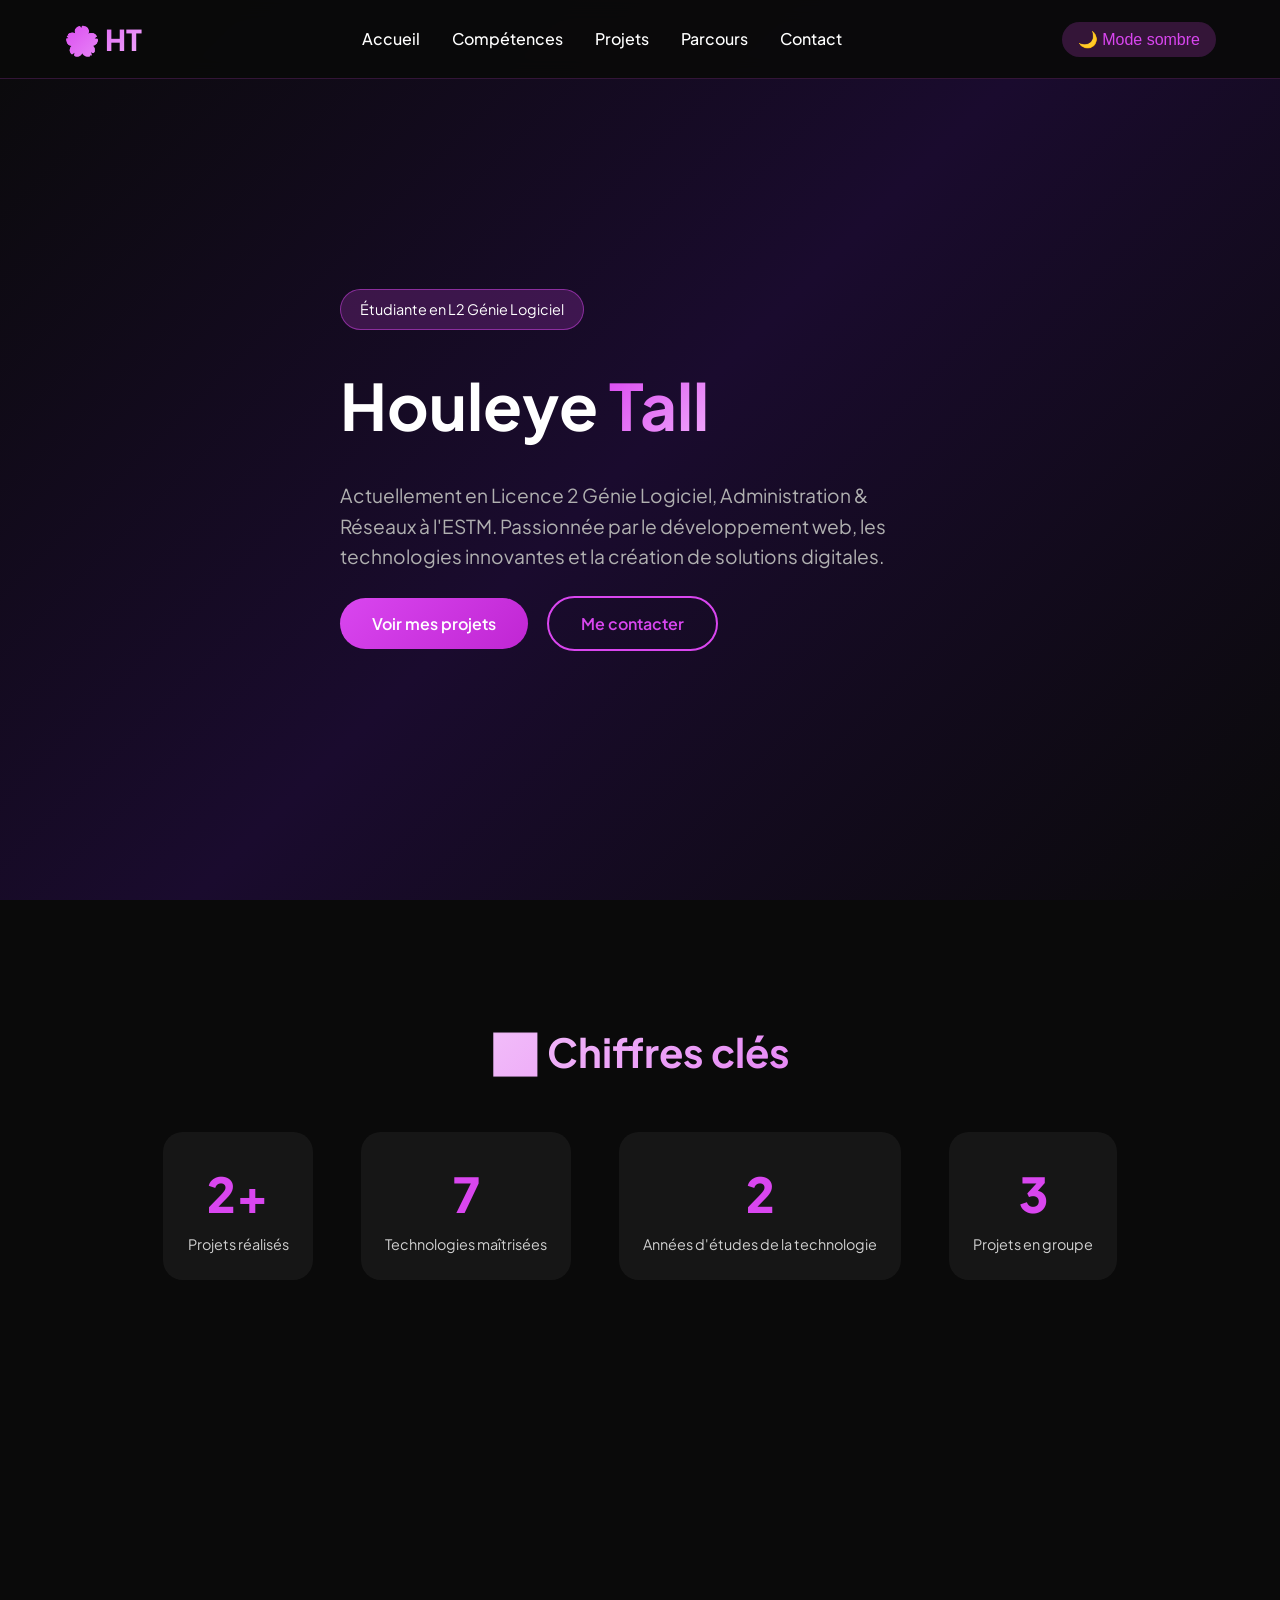
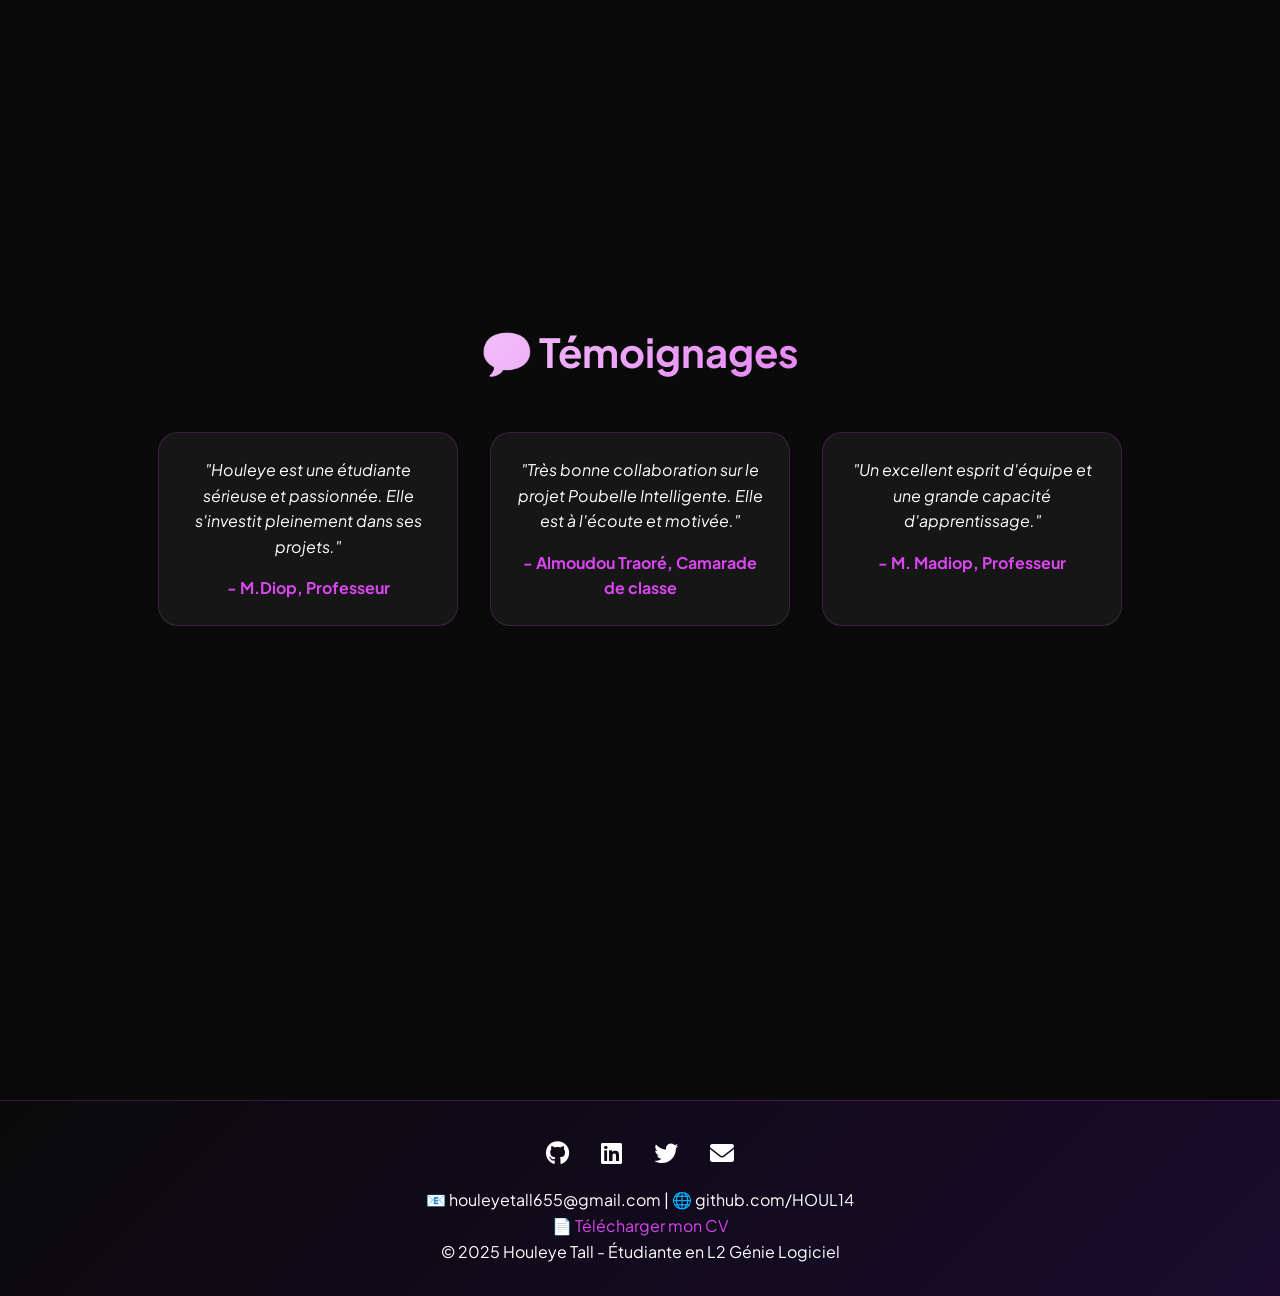
<file: index.html>
<!DOCTYPE html>
<html lang="fr">
<head>
    <meta charset="UTF-8">
    <meta name="viewport" content="width=device-width, initial-scale=1.0">
    <title>Houleye Tall | Accueil</title>
    <link href="https://fonts.googleapis.com/css2?family=Plus+Jakarta+Sans:wght@300;400;500;600;700;800&display=swap" rel="stylesheet">
    <link rel="stylesheet" href="https://cdnjs.cloudflare.com/ajax/libs/font-awesome/6.0.0-beta3/css/all.min.css">
    <link rel="stylesheet" href="style.css">
</head>
<body>

<header>
    <div class="container">
        <nav>
            <div class="logo">🌸 HT</div>
            <ul class="nav-links">
                <li><a href="index.html">Accueil</a></li>
                <li><a href="competences.html">Compétences</a></li>
                <li><a href="projets.html">Projets</a></li>
                <li><a href="parcours.html">Parcours</a></li>
                <li><a href="contact.html">Contact</a></li>
            </ul>
            <button class="theme-toggle" id="themeToggle">🌙 Mode sombre</button>
        </nav>
    </div>
</header>

<main>
    <section class="hero">
        <div class="container hero-content">
            <div class="badge"> Étudiante en L2 Génie Logiciel</div>
            <h1>Houleye <span class="highlight">Tall</span></h1>
            <p>Actuellement en Licence 2 Génie Logiciel, Administration & Réseaux à l'ESTM. Passionnée par le développement web, les technologies innovantes et la création de solutions digitales.</p>
            <a href="projets.html" class="btn btn-primary">Voir mes projets</a>
            <a href="contact.html" class="btn btn-outline" style="margin-left: 1rem;">Me contacter</a>
        </div>
    </section>

    <div class="container">
        <section>
            <h2 class="section-title">📊 Chiffres clés</h2>
            <div class="stats-grid">
                <div class="stat-card">
                    <div class="stat-number">2+</div>
                    <div class="stat-label">Projets réalisés</div>
                </div>
                <div class="stat-card">
                    <div class="stat-number">7</div>
                    <div class="stat-label">Technologies maîtrisées</div>
                </div>
                <div class="stat-card">
                    <div class="stat-number">2</div>
                    <div class="stat-label">Années d'études de la technologie</div>
                </div>
                <div class="stat-card">
                    <div class="stat-number">3</div>
                    <div class="stat-label">Projets en groupe</div>
                </div>
            </div>
        </section>

        <section>
            <h2 class="section-title">💬 Témoignages</h2>
            <div class="testimonials-grid">
                <div class="testimonial-card">
                    <p>"Houleye est une étudiante sérieuse et passionnée. Elle s'investit pleinement dans ses projets."</p>
                    <h4>- M.Diop, Professeur</h4>
                </div>
                <div class="testimonial-card">
                    <p>"Très bonne collaboration sur le projet Poubelle Intelligente. Elle est à l'écoute et motivée."</p>
                    <h4>- Almoudou Traoré, Camarade de classe</h4>
                </div>
                <div class="testimonial-card">
                    <p>"Un excellent esprit d'équipe et une grande capacité d'apprentissage."</p>
                    <h4>- M. Madiop, Professeur</h4>
                </div>
            </div>
        </section>
    </div>
</main>

<footer>
    <div class="container">
        <div class="social-links">
            <a href="https://github.com/HOUL14" target="_blank"><i class="fab fa-github"></i></a>
            <a href="#"><i class="fab fa-linkedin"></i></a>
            <a href="#"><i class="fab fa-twitter"></i></a>
            <a href="mailto:houleyetall655@gmail.com"><i class="fas fa-envelope"></i></a>
        </div>
        <p>📧 houleyetall655@gmail.com | 🌐 github.com/HOUL14</p>
        <p><a href="cv.pdf" download>📄 Télécharger mon CV</a></p>
        <p>© 2025 Houleye Tall - Étudiante en L2 Génie Logiciel</p>
    </div>
</footer>

<script>
    const toggle = document.getElementById('themeToggle');
    if(toggle) {
        toggle.addEventListener('click', () => {
            document.body.classList.toggle('light-mode');
            toggle.textContent = document.body.classList.contains('light-mode') ? '☀️ Mode clair' : '🌙 Mode sombre';
        });
    }
</script>
</body>
</html>
</file>
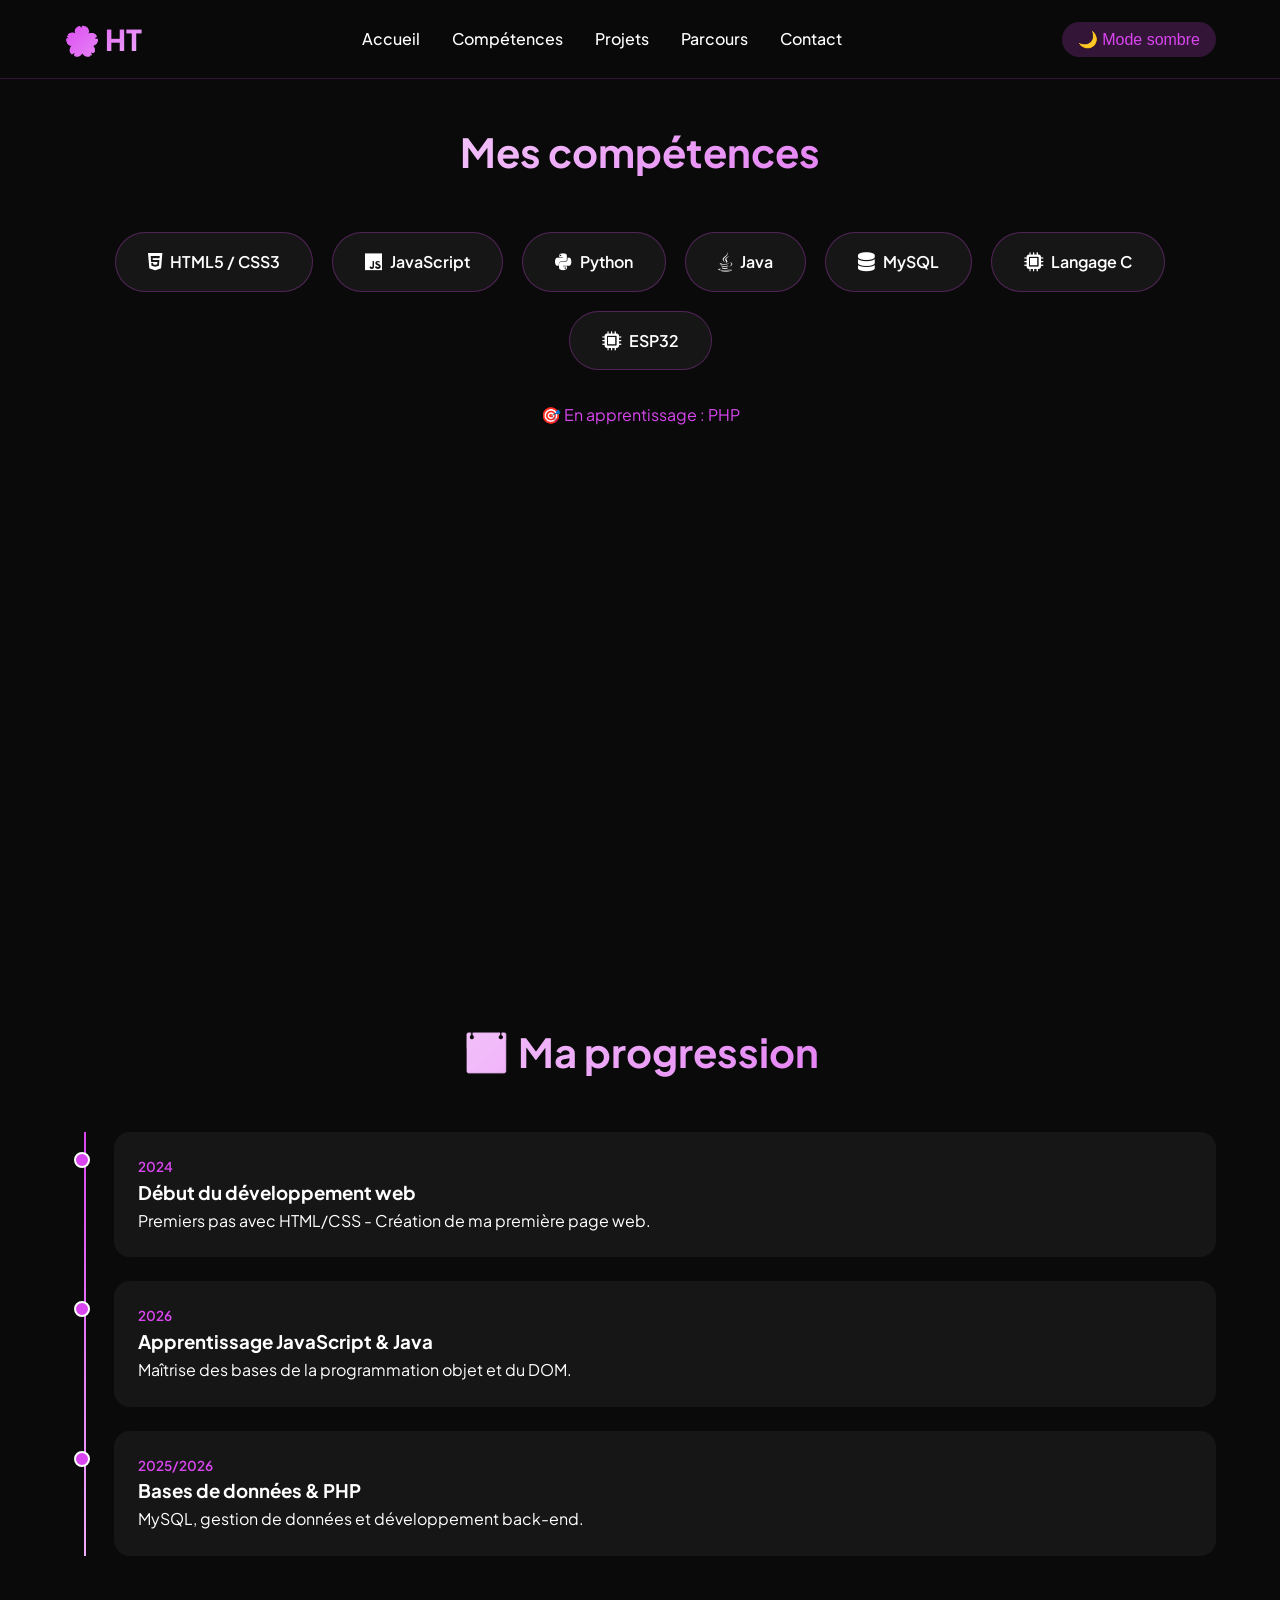
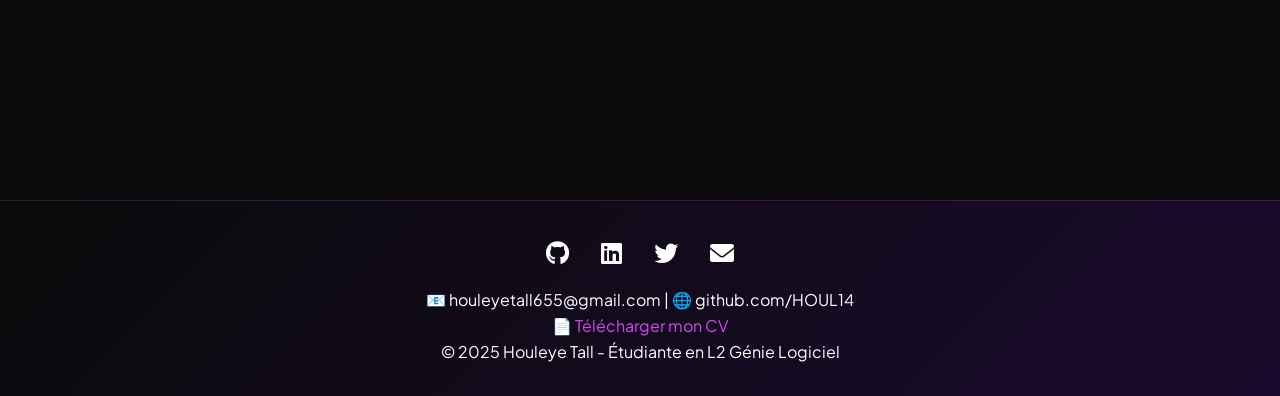
<file: competences.html>
<!DOCTYPE html>
<html lang="fr">
<head>
    <meta charset="UTF-8">
    <meta name="viewport" content="width=device-width, initial-scale=1.0">
    <title>Houleye Tall | Compétences</title>
    <link href="https://fonts.googleapis.com/css2?family=Plus+Jakarta+Sans:wght@300;400;500;600;700;800&display=swap" rel="stylesheet">
    <link rel="stylesheet" href="https://cdnjs.cloudflare.com/ajax/libs/font-awesome/6.0.0-beta3/css/all.min.css">
    <link rel="stylesheet" href="style.css">
</head>
<body>

<header>
    <div class="container">
        <nav>
            <div class="logo">🌸 HT</div>
            <ul class="nav-links">
                <li><a href="index.html">Accueil</a></li>
                <li><a href="competences.html">Compétences</a></li>
                <li><a href="projets.html">Projets</a></li>
                <li><a href="parcours.html">Parcours</a></li>
                <li><a href="contact.html">Contact</a></li>
            </ul>
            <button class="theme-toggle" id="themeToggle">🌙 Mode sombre</button>
        </nav>
    </div>
</header>

<main>
    <div class="container">
        <section>
            <h1 class="section-title">Mes compétences</h1>
            <div class="skills-grid">
                <div class="skill-card"><i class="fab fa-html5"></i> HTML5 / CSS3</div>
                <div class="skill-card"><i class="fab fa-js"></i> JavaScript</div>
                <div class="skill-card"><i class="fab fa-python"></i> Python</div>
                <div class="skill-card"><i class="fab fa-java"></i> Java</div>
                <div class="skill-card"><i class="fas fa-database"></i> MySQL</div>
                <div class="skill-card"><i class="fas fa-microchip"></i> Langage C</div>
                <div class="skill-card"><i class="fas fa-microchip"></i> ESP32</div>
            </div>
            <p style="text-align: center; margin-top: 2rem; color: #d946ef;">🎯 En apprentissage : PHP</p>
        </section>

        <section>
            <h2 class="section-title">📅 Ma progression</h2>
            <div class="timeline">
                <div class="timeline-item">
                    <div class="date">2024</div>
                    <h3>Début du développement web</h3>
                    <p>Premiers pas avec HTML/CSS - Création de ma première page web.</p>
                </div>
                <div class="timeline-item">
                    <div class="date">2026</div>
                    <h3>Apprentissage JavaScript & Java</h3>
                    <p>Maîtrise des bases de la programmation objet et du DOM.</p>
                </div>
                <div class="timeline-item">
                    <div class="date">2025/2026</div>
                    <h3>Bases de données & PHP</h3>
                    <p>MySQL, gestion de données et développement back-end.</p>
                </div>
            </div>
        </section>
    </div>
</main>

<footer>
    <div class="container">
        <div class="social-links">
            <a href="https://github.com/HOUL14" target="_blank"><i class="fab fa-github"></i></a>
            <a href="#"><i class="fab fa-linkedin"></i></a>
            <a href="#"><i class="fab fa-twitter"></i></a>
            <a href="mailto:houleyetall655@gmail.com"><i class="fas fa-envelope"></i></a>
        </div>
        <p>📧 houleyetall655@gmail.com | 🌐 github.com/HOUL14</p>
        <p><a href="cv.pdf" download>📄 Télécharger mon CV</a></p>
        <p>© 2025 Houleye Tall - Étudiante en L2 Génie Logiciel</p>
    </div>
</footer>

<script>
    const toggle = document.getElementById('themeToggle');
    if(toggle) {
        toggle.addEventListener('click', () => {
            document.body.classList.toggle('light-mode');
            toggle.textContent = document.body.classList.contains('light-mode') ? '☀️ Mode clair' : '🌙 Mode sombre';
        });
    }
</script>
</body>
</html>
</file>
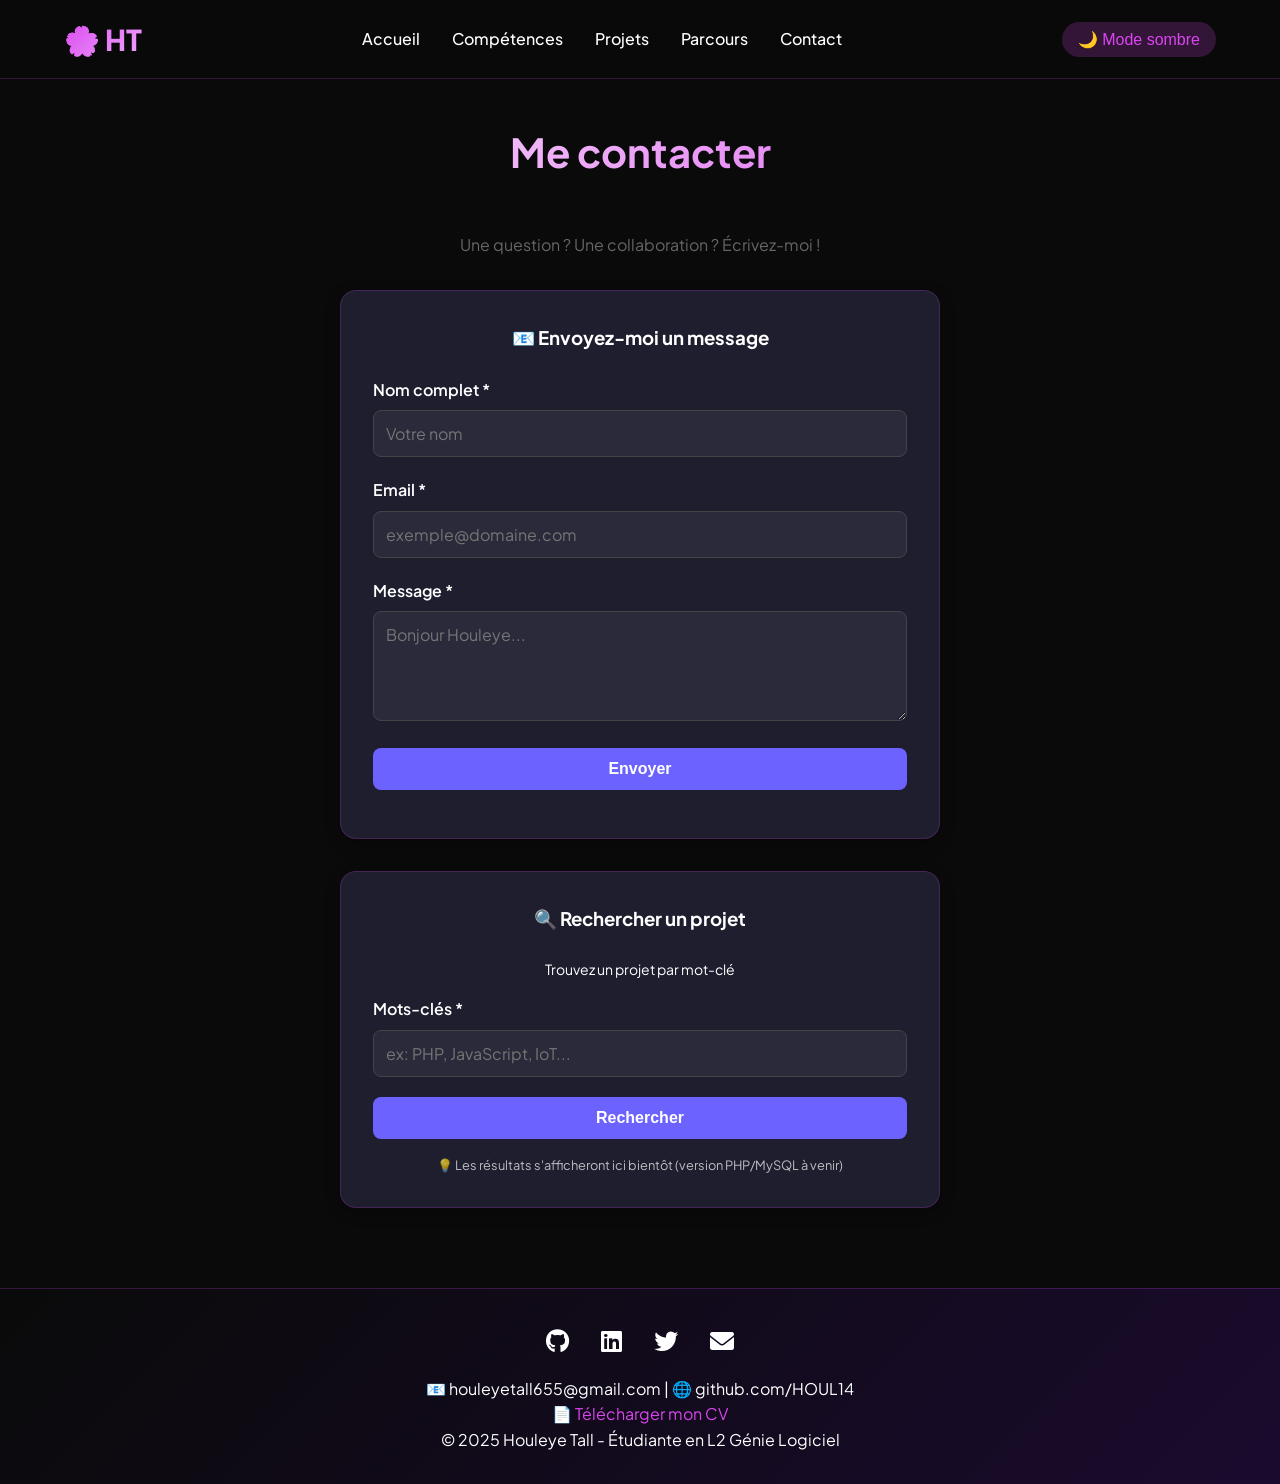
<file: contact.html>
<!DOCTYPE html>
<html lang="fr">
<head>
    <meta charset="UTF-8">
    <meta name="viewport" content="width=device-width, initial-scale=1.0">
    <title>Houleye Tall | Contact</title>
    <link href="https://fonts.googleapis.com/css2?family=Plus+Jakarta+Sans:wght@300;400;500;600;700;800&display=swap" rel="stylesheet">
    <link rel="stylesheet" href="https://cdnjs.cloudflare.com/ajax/libs/font-awesome/6.0.0-beta3/css/all.min.css">
    <link rel="stylesheet" href="style.css">
    <style>
        /* Style pour les formulaires à la verticale */
        .forms-vertical {
            max-width: 600px;
            margin: 0 auto;
            display: flex;
            flex-direction: column;
            gap: 2rem;
        }
        .form-card {
            background: white;
            border-radius: 1rem;
            padding: 2rem;
            box-shadow: 0 4px 15px rgba(0,0,0,0.1);
        }
        body:not(.light-mode) .form-card {
            background: #1e1e2f;
            box-shadow: 0 4px 15px rgba(0,0,0,0.3);
        }
        .form-card h3 {
            margin-bottom: 1.5rem;
            text-align: center;
        }
        .form-group {
            margin-bottom: 1.25rem;
        }
        .form-group label {
            display: block;
            margin-bottom: 0.5rem;
            font-weight: 600;
        }
        .form-group input,
        .form-group select,
        .form-group textarea {
            width: 100%;
            padding: 0.75rem;
            border: 1px solid #ddd;
            border-radius: 0.5rem;
            font-family: inherit;
            font-size: 1rem;
        }
        body:not(.light-mode) .form-group input,
        body:not(.light-mode) .form-group select,
        body:not(.light-mode) .form-group textarea {
            background: #2a2a3a;
            border-color: #444;
            color: #fff;
        }
        .btn-primary {
            width: 100%;
            padding: 0.75rem;
            background: #6C63FF;
            color: white;
            border: none;
            border-radius: 0.5rem;
            font-size: 1rem;
            font-weight: 600;
            cursor: pointer;
            transition: 0.3s;
        }
        .btn-primary:hover {
            background: #5a52d6;
        }
        .form-message {
            margin-top: 1rem;
            text-align: center;
            font-size: 0.875rem;
        }
        .info-note {
            margin-top: 1rem;
            font-size: 0.8rem;
            opacity: 0.7;
            text-align: center;
        }
    </style>
</head>
<body>

<header>
    <div class="container">
        <nav>
            <div class="logo">🌸 HT</div>
            <ul class="nav-links">
                <li><a href="index.html">Accueil</a></li>
                <li><a href="competences.html">Compétences</a></li>
                <li><a href="projets.html">Projets</a></li>
                <li><a href="parcours.html">Parcours</a></li>
                <li><a href="contact.html">Contact</a></li>
            </ul>
            <button class="theme-toggle" id="themeToggle">🌙 Mode sombre</button>
        </nav>
    </div>
</header>

<main>
    <div class="container">
        <section>
            <h1 class="section-title">Me contacter</h1>
            <p style="text-align: center; margin-bottom: 2rem; color: #666;">Une question ? Une collaboration ? Écrivez-moi !</p>
            
            <div class="forms-vertical">
                <!-- Formulaire 1 : Contact (message simple) -->
                <div class="form-card">
                    <h3>📧 Envoyez-moi un message</h3>
                    <form id="contact-form">
                        <div class="form-group">
                            <label>Nom complet *</label>
                            <input type="text" id="contact-nom" placeholder="Votre nom" required>
                        </div>
                        <div class="form-group">
                            <label>Email *</label>
                            <input type="email" id="contact-email" placeholder="exemple@domaine.com" required>
                        </div>
                        <div class="form-group">
                            <label>Message *</label>
                            <textarea id="contact-message" rows="4" placeholder="Bonjour Houleye..."></textarea>
                        </div>
                        <button type="submit" class="btn-primary">Envoyer</button>
                        <p class="form-message" id="contact-result"></p>
                    </form>
                </div>

                <!-- Formulaire 2 : Recherche de projets par mots-clés -->
                <div class="form-card">
                    <h3>🔍 Rechercher un projet</h3>
                    <p style="text-align: center; font-size: 0.875rem; margin-bottom: 1rem;">Trouvez un projet par mot-clé</p>
                    <form id="search-form">
                        <div class="form-group">
                            <label>Mots-clés *</label>
                            <input type="text" id="search-keyword" placeholder="ex: PHP, JavaScript, IoT..." required>
                        </div>
                        <button type="submit" class="btn-primary">Rechercher</button>
                        <p class="form-message" id="search-result"></p>
                    </form>
                    <p class="info-note">💡 Les résultats s'afficheront ici bientôt (version PHP/MySQL à venir)</p>
                </div>
            </div>
        </section>
    </div>
</main>

<footer>
    <div class="container">
        <div class="social-links">
            <a href="https://github.com/HOUL14" target="_blank"><i class="fab fa-github"></i></a>
            <a href="#"><i class="fab fa-linkedin"></i></a>
            <a href="#"><i class="fab fa-twitter"></i></a>
            <a href="mailto:houleyetall655@gmail.com"><i class="fas fa-envelope"></i></a>
        </div>
        <p>📧 houleyetall655@gmail.com | 🌐 github.com/HOUL14</p>
        <p><a href="cv.pdf" download>📄 Télécharger mon CV</a></p>
        <p>©️ 2025 Houleye Tall - Étudiante en L2 Génie Logiciel</p>
    </div>
</footer>

<script>
    // Mode sombre/clair
    const toggle = document.getElementById('themeToggle');
    if(toggle) {
        toggle.addEventListener('click', () => {
            document.body.classList.toggle('light-mode');
            toggle.textContent = document.body.classList.contains('light-mode') ? '☀️ Mode clair' : '🌙 Mode sombre';
        });
    }

    // Formulaire de contact
    const contactForm = document.getElementById('contact-form');
    if(contactForm) {
        contactForm.addEventListener('submit', function(e) {
            e.preventDefault();
            const result = document.getElementById('contact-result');
            result.innerHTML = '✅ Message envoyé ! Je vous répondrai dans les plus brefs délais.';
            result.style.color = '#4CAF50';
            contactForm.reset();
            setTimeout(() => result.innerHTML = '', 5000);
        });
    }

    // Formulaire de recherche
    const searchForm = document.getElementById('search-form');
    if(searchForm) {
        searchForm.addEventListener('submit', function(e) {
            e.preventDefault();
            const keyword = document.getElementById('search-keyword').value;
            const result = document.getElementById('search-result');
            result.innerHTML = `🔍 Recherche de projets contenant "${keyword}"... (fonctionnalité à venir avec PHP/MySQL)`;
            result.style.color = '#6C63FF';
            setTimeout(() => result.innerHTML = '', 4000);
        });
    }
</script>
</body>
</html>
</file>
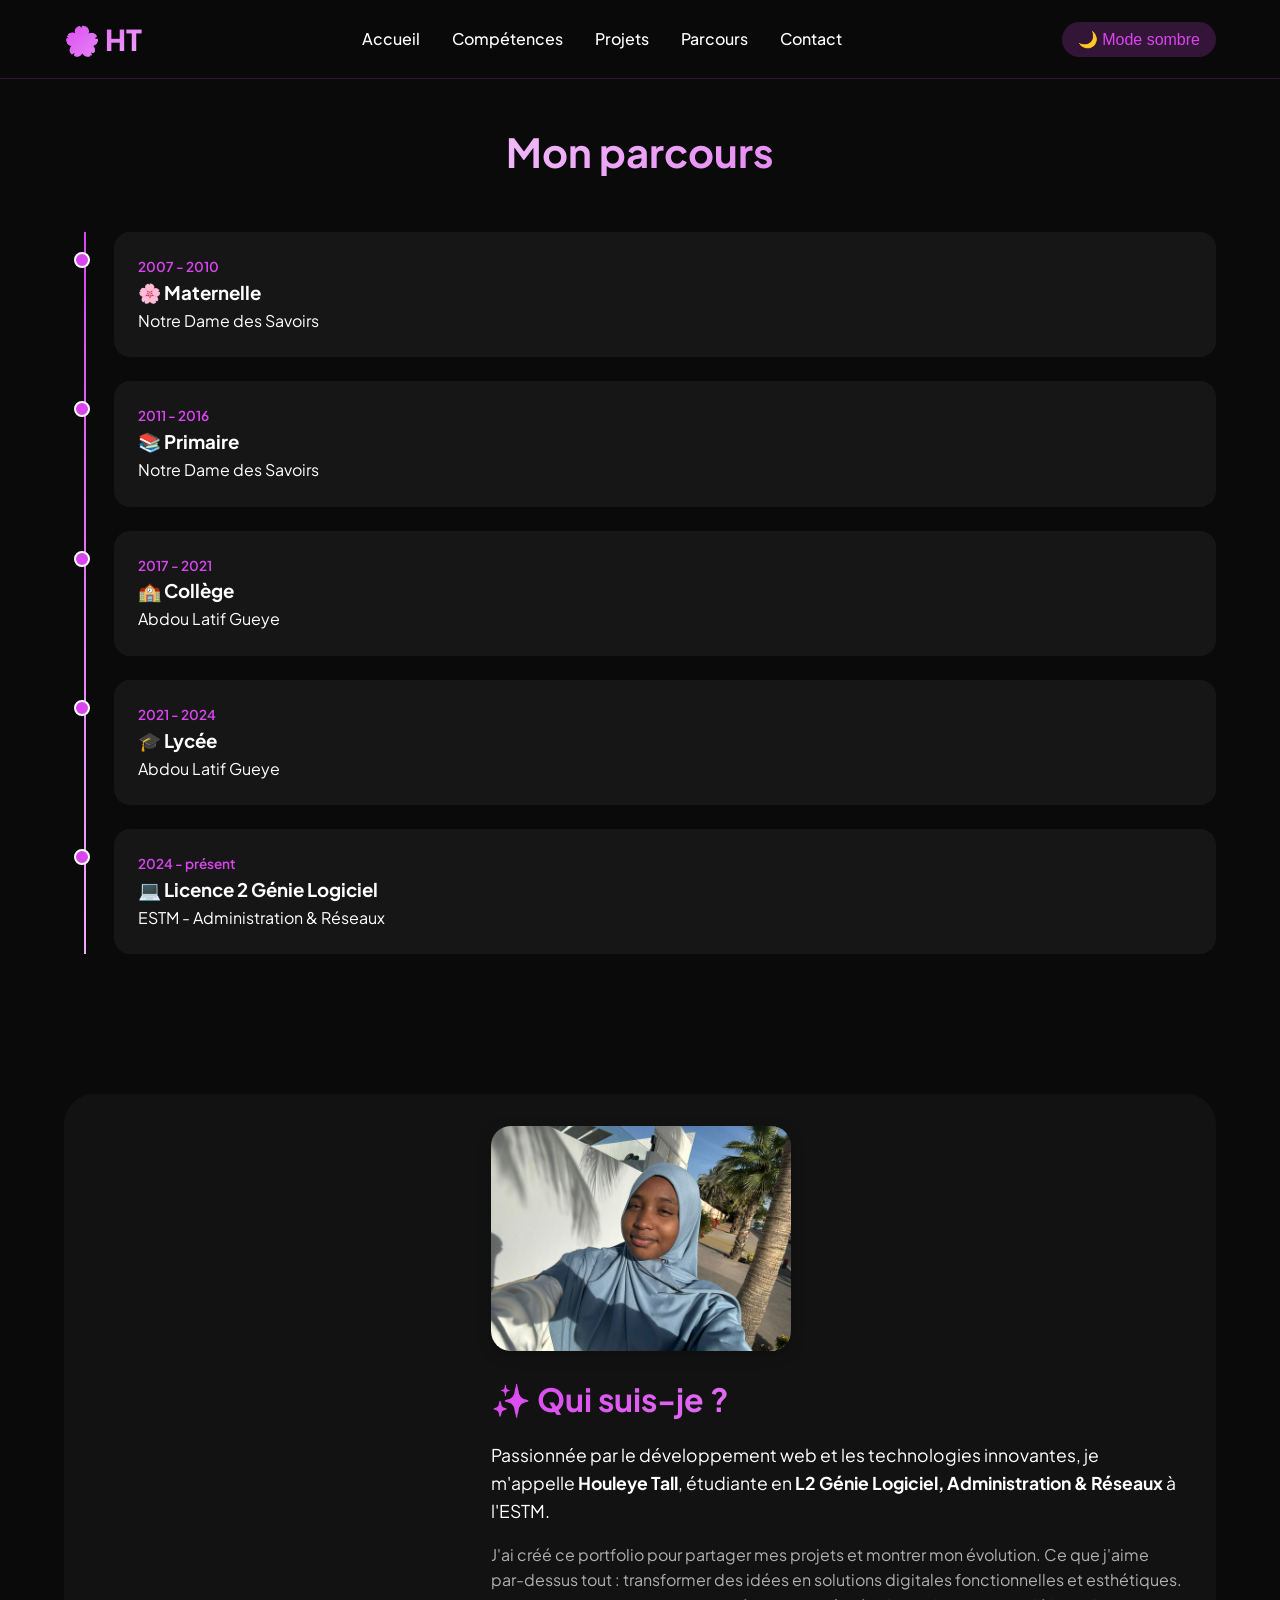
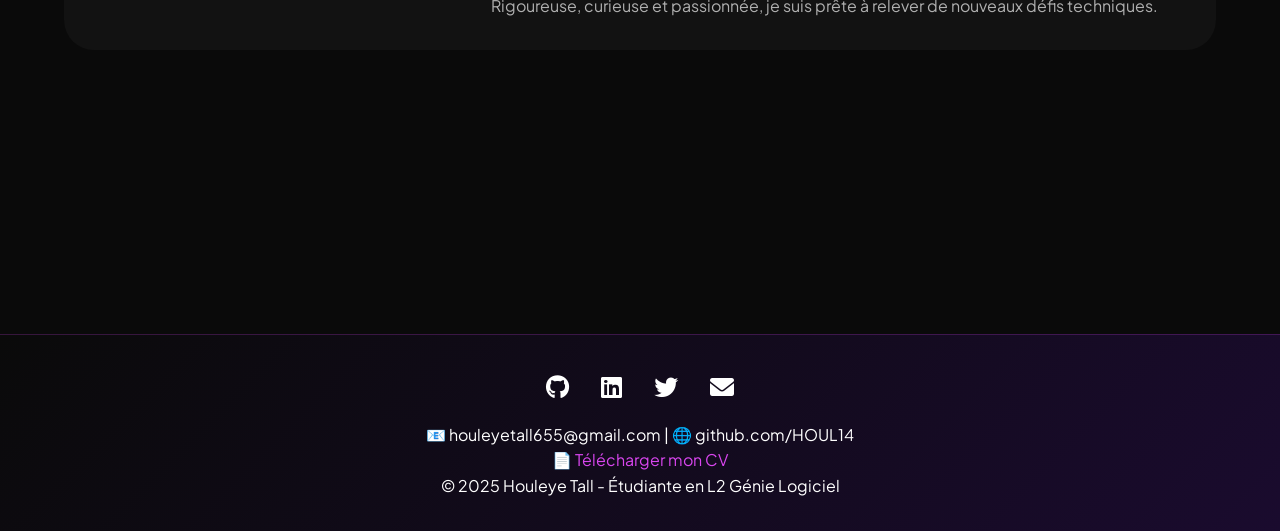
<file: parcours.html>
<!DOCTYPE html>
<html lang="fr">
<head>
    <meta charset="UTF-8">
    <meta name="viewport" content="width=device-width, initial-scale=1.0">
    <title>Houleye Tall | Parcours</title>
    <link href="https://fonts.googleapis.com/css2?family=Plus+Jakarta+Sans:wght@300;400;500;600;700;800&display=swap" rel="stylesheet">
    <link rel="stylesheet" href="https://cdnjs.cloudflare.com/ajax/libs/font-awesome/6.0.0-beta3/css/all.min.css">
    <link rel="stylesheet" href="style.css">
</head>
<body>

<header>
    <div class="container">
        <nav>
            <div class="logo">🌸 HT</div>
            <ul class="nav-links">
                <li><a href="index.html">Accueil</a></li>
                <li><a href="competences.html">Compétences</a></li>
                <li><a href="projets.html">Projets</a></li>
                <li><a href="parcours.html">Parcours</a></li>
                <li><a href="contact.html">Contact</a></li>
            </ul>
            <button class="theme-toggle" id="themeToggle">🌙 Mode sombre</button>
        </nav>
    </div>
</header>

<main>
    <div class="container">
        <section>
            <h1 class="section-title">Mon parcours</h1>
            <div class="timeline">
                <div class="timeline-item">
                    <div class="date">2007 - 2010</div>
                    <h3>🌸 Maternelle</h3>
                    <p>Notre Dame des Savoirs</p>
                </div>
                <div class="timeline-item">
                    <div class="date">2011 - 2016</div>
                    <h3>📚 Primaire</h3>
                    <p>Notre Dame des Savoirs</p>
                </div>
                <div class="timeline-item">
                    <div class="date">2017 - 2021</div>
                    <h3>🏫 Collège</h3>
                    <p>Abdou Latif Gueye</p>
                </div>
                <div class="timeline-item">
                    <div class="date">2021 - 2024</div>
                    <h3>🎓 Lycée</h3>
                    <p>Abdou Latif Gueye</p>
                </div>
                <div class="timeline-item">
                    <div class="date">2024 - présent</div>
                    <h3>💻 Licence 2 Génie Logiciel</h3>
                    <p>ESTM - Administration & Réseaux</p>
                </div>
            </div>
        </section>

        <section style="padding: 60px 0;">
            <div style="display: flex; flex-wrap: wrap; align-items: center; gap: 3rem; background: rgba(255,255,255,0.03); border-radius: 30px; padding: 2rem;">
                <div style="flex: 1; min-width: 250px;">
                    
                </div>
                <div style="flex: 2;">
                    <img src="moi.jpeg" alt="moi" style="width: 50%; max-width: 300px; border-radius: 20px; box-shadow: 0 4px 15px rgba(0,0,0,0.2); margin-bottom: 1rem;">
                    <h2 style="font-size: 2rem; margin-bottom: 1rem; background: linear-gradient(135deg, #d946ef, #f0abfc); -webkit-background-clip: text; background-clip: text; color: transparent;">✨ Qui suis-je ?</h2>
                    <p style="font-size: 1.1rem; line-height: 1.6; margin-bottom: 1rem;">
                        
                        Passionnée par le développement web et les technologies innovantes, je m'appelle <strong>Houleye Tall</strong>, étudiante en <strong>L2 Génie Logiciel, Administration & Réseaux</strong> à l'ESTM.
                    </p>
                    <p style="font-size: 1rem; line-height: 1.6; color: #b0b0b0;">
                        J'ai créé ce portfolio pour partager mes projets et montrer mon évolution. Ce que j'aime par-dessus tout : transformer des idées en solutions digitales fonctionnelles et esthétiques. Rigoureuse, curieuse et passionnée, je suis prête à relever de nouveaux défis techniques.
                    </p>
                </div>
            </div>
        </section>
    </div>
</main>

<footer>
    <div class="container">
        <div class="social-links">
            <a href="https://github.com/HOUL14" target="_blank"><i class="fab fa-github"></i></a>
            <a href="#"><i class="fab fa-linkedin"></i></a>
            <a href="#"><i class="fab fa-twitter"></i></a>
            <a href="mailto:houleyetall655@gmail.com"><i class="fas fa-envelope"></i></a>
        </div>
        <p>📧 houleyetall655@gmail.com | 🌐 github.com/HOUL14</p>
        <p><a href="cv.pdf" download>📄 Télécharger mon CV</a></p>
        <p>© 2025 Houleye Tall - Étudiante en L2 Génie Logiciel</p>
    </div>
</footer>

<script>
    const toggle = document.getElementById('themeToggle');
    if(toggle) {
        toggle.addEventListener('click', () => {
            document.body.classList.toggle('light-mode');
            toggle.textContent = document.body.classList.contains('light-mode') ? '☀️ Mode clair' : '🌙 Mode sombre';
        });
    }
</script>
</body>
</html>
</file>
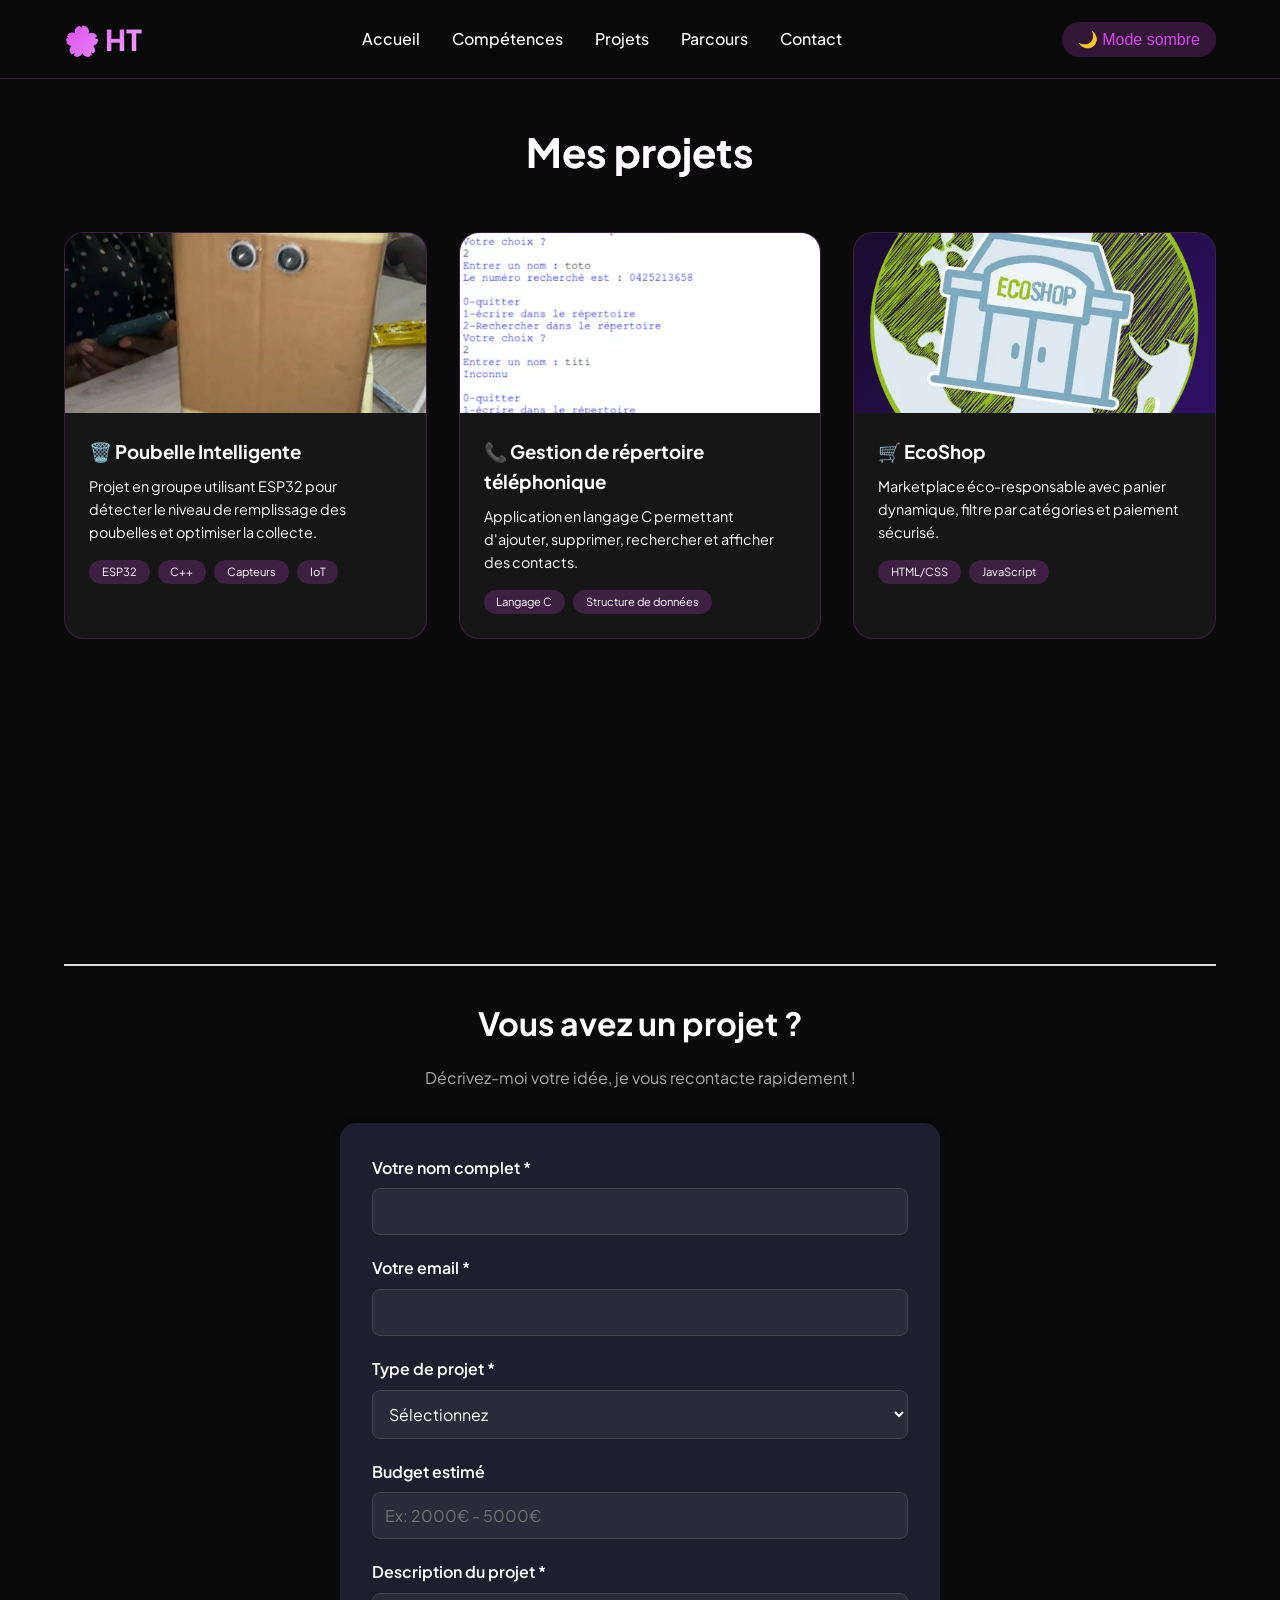
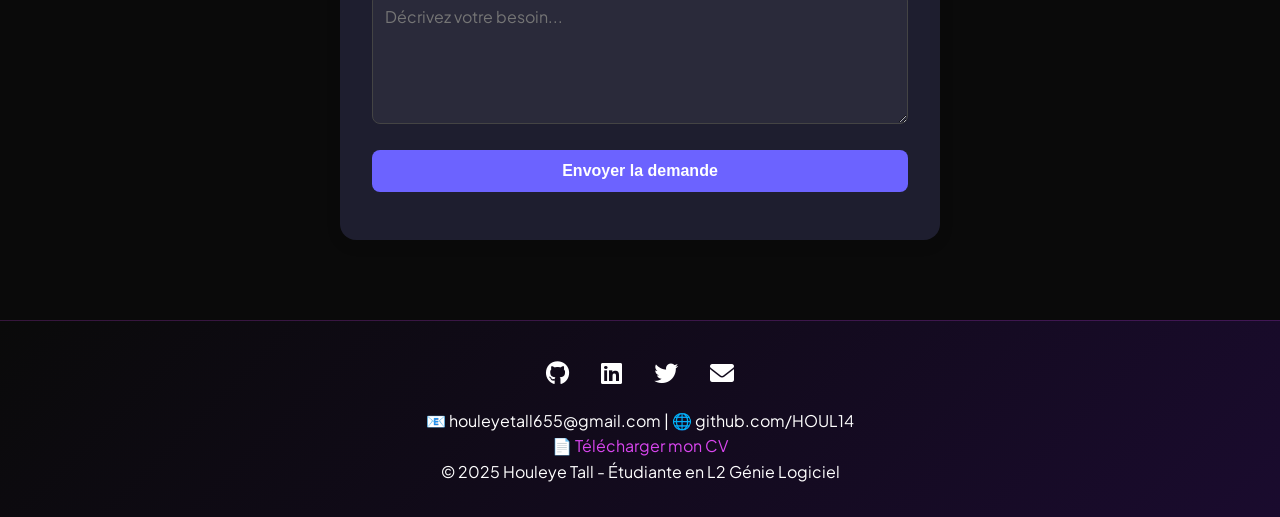
<file: projets.html>
<!DOCTYPE html>
<html lang="fr">
<head>
    <meta charset="UTF-8">
    <meta name="viewport" content="width=device-width, initial-scale=1.0">
    <title>Houleye Tall | Projets</title>
    <link href="https://fonts.googleapis.com/css2?family=Plus+Jakarta+Sans:wght@300;400;500;600;700;800&display=swap" rel="stylesheet">
    <link rel="stylesheet" href="https://cdnjs.cloudflare.com/ajax/libs/font-awesome/6.0.0-beta3/css/all.min.css">
    <link rel="stylesheet" href="style.css">
</head>
<body>

<header>
    <div class="container">
        <nav>
            <div class="logo">🌸 HT</div>
            <ul class="nav-links">
                <li><a href="index.html">Accueil</a></li>
                <li><a href="competences.html">Compétences</a></li>
                <li><a href="projets.html">Projets</a></li>
                <li><a href="parcours.html">Parcours</a></li>
                <li><a href="contact.html">Contact</a></li>
            </ul>
            <button class="theme-toggle" id="themeToggle">🌙 Mode sombre</button>
        </nav>
    </div>
</header>

<main>
    <div class="container">
        <!-- SECTION PROJETS -->
        <section>
            <h1 class="section-title">Mes projets</h1>
            <div class="projects-grid">

                <!-- Projet 1 : Poubelle Intelligente -->
                <div class="project-card">
                    <div class="project-img">
                        <img src="Poubelle intelligent.jpg" alt="poubelle intelligente" style="width: 100%; height: auto; border-radius: 8px;">
                    </div>
                    <div class="project-info">
                        <h3>🗑️ Poubelle Intelligente</h3>
                        <p>Projet en groupe utilisant ESP32 pour détecter le niveau de remplissage des poubelles et optimiser la collecte.</p>
                        <div class="project-tech">
                            <span>ESP32</span>
                            <span>C++</span>
                            <span>Capteurs</span>
                            <span>IoT</span>
                        </div>
                    </div>
                </div>

                <!-- Projet 2 : Gestion d'un répertoire téléphonique -->
                <div class="project-card">
                    <div class="project-img">
                        <img src="nsi_prem_projet1_2.webp" alt="répertoire téléphonique" style="width: 100%; height: auto; border-radius: 8px;">
                    </div>
                    <div class="project-info">
                        <h3>📞 Gestion de répertoire téléphonique</h3>
                        <p>Application en langage C permettant d'ajouter, supprimer, rechercher et afficher des contacts.</p>
                        <div class="project-tech">
                            <span>Langage C</span>
                            <span>Structure de données</span>
                        </div>
                    </div>
                </div>

                <!-- Projet 3 : EcoShop -->
                <div class="project-card">
                    <div class="project-img">
                        <img src="ecoshop-in-world.webp" alt="ecoshop" style="width: 100%; height: auto; border-radius: 8px;">
                    </div>
                    <div class="project-info">
                        <h3>🛒 EcoShop</h3>
                        <p>Marketplace éco-responsable avec panier dynamique, filtre par catégories et paiement sécurisé.</p>
                        <div class="project-tech">
                            <span>HTML/CSS</span>
                            <span>JavaScript</span>
                        </div>
                    </div>
                </div>

            </div>
        </section>

        <!-- SECTION FORMULAIRE DEMANDE DE PROJET -->
        <section style="margin-top: 4rem; padding-top: 2rem; border-top: 2px solid #e0e0e0;">
            <h2 style="font-size: 2rem; text-align: center; margin-bottom: 1rem;">Vous avez un projet ?</h2>
            <p style="text-align: center; color: #666; margin-bottom: 2rem;">Décrivez-moi votre idée, je vous recontacte rapidement !</p>
            
            <div style="max-width: 600px; margin: 0 auto; background: white; border-radius: 1rem; padding: 2rem; box-shadow: 0 4px 15px rgba(0,0,0,0.1);">
                <form id="project-request-form">
                    <div style="margin-bottom: 1.25rem;">
                        <label for="nom-projet" style="display: block; margin-bottom: 0.5rem; font-weight: 600;">Votre nom complet *</label>
                        <input type="text" id="nom-projet" name="nom-projet" required style="width: 100%; padding: 0.75rem; border: 1px solid #ddd; border-radius: 0.5rem; font-family: inherit; font-size: 1rem;">
                    </div>
                    <div style="margin-bottom: 1.25rem;">
                        <label for="email-projet" style="display: block; margin-bottom: 0.5rem; font-weight: 600;">Votre email *</label>
                        <input type="email" id="email-projet" name="email-projet" required style="width: 100%; padding: 0.75rem; border: 1px solid #ddd; border-radius: 0.5rem; font-family: inherit; font-size: 1rem;">
                    </div>
                    <div style="margin-bottom: 1.25rem;">
                        <label for="type-projet" style="display: block; margin-bottom: 0.5rem; font-weight: 600;">Type de projet *</label>
                        <select id="type-projet" name="type-projet" required style="width: 100%; padding: 0.75rem; border: 1px solid #ddd; border-radius: 0.5rem; font-family: inherit; font-size: 1rem;">
                            <option value="">Sélectionnez</option>
                            <option value="site-vitrine">Site vitrine</option>
                            <option value="e-commerce">E-commerce</option>
                            <option value="application">Application web</option>
                            <option value="application-mobile">Application mobile</option>
                            <option value="iot">IoT / Objet connecté</option>
                            <option value="autre">Autre</option>
                        </select>
                    </div>
                    <div style="margin-bottom: 1.25rem;">
                        <label for="budget" style="display: block; margin-bottom: 0.5rem; font-weight: 600;">Budget estimé</label>
                        <input type="text" id="budget" name="budget" placeholder="Ex: 2000€ - 5000€" style="width: 100%; padding: 0.75rem; border: 1px solid #ddd; border-radius: 0.5rem; font-family: inherit; font-size: 1rem;">
                    </div>
                    <div style="margin-bottom: 1.25rem;">
                        <label for="description-projet" style="display: block; margin-bottom: 0.5rem; font-weight: 600;">Description du projet *</label>
                        <textarea id="description-projet" name="description-projet" rows="5" required placeholder="Décrivez votre besoin..." style="width: 100%; padding: 0.75rem; border: 1px solid #ddd; border-radius: 0.5rem; font-family: inherit; font-size: 1rem;"></textarea>
                    </div>
                    <button type="submit" style="width: 100%; padding: 0.75rem; background: #6C63FF; color: white; border: none; border-radius: 0.5rem; font-size: 1rem; font-weight: 600; cursor: pointer;">Envoyer la demande</button>
                    <p id="project-request-message" style="margin-top: 1rem; text-align: center; font-size: 0.875rem;"></p>
                </form>
            </div>
        </section>
    </div>
</main>

<footer>
    <div class="container">
        <div class="social-links">
            <a href="https://github.com/HOUL14" target="_blank"><i class="fab fa-github"></i></a>
            <a href="#"><i class="fab fa-linkedin"></i></a>
            <a href="#"><i class="fab fa-twitter"></i></a>
            <a href="mailto:houleyetall655@gmail.com"><i class="fas fa-envelope"></i></a>
        </div>
        <p>📧 houleyetall655@gmail.com | 🌐 github.com/HOUL14</p>
        <p><a href="cv.pdf" download>📄 Télécharger mon CV</a></p>
        <p>©️ 2025 Houleye Tall - Étudiante en L2 Génie Logiciel</p>
    </div>
</footer>

<script>
    // Mode sombre/clair
    const toggle = document.getElementById('themeToggle');
    if(toggle) {
        toggle.addEventListener('click', () => {
            document.body.classList.toggle('light-mode');
            toggle.textContent = document.body.classList.contains('light-mode') ? '☀️ Mode clair' : '🌙 Mode sombre';
        });
    }

    // Formulaire demande de projet
    const form = document.getElementById('project-request-form');
    const messageDiv = document.getElementById('project-request-message');

    if(form) {
        form.addEventListener('submit', function(e) {
            e.preventDefault();
            messageDiv.innerHTML = '✅ Merci ! Votre demande a bien été envoyée. Je vous répondrai dans les 48h.';
            messageDiv.style.color = '#4CAF50';
            form.reset();
            setTimeout(() => {
                messageDiv.innerHTML = '';
            }, 5000);
        });
    }
</script>

<style>
    body.light-mode {
        background-color: #f5f5f5;
        color: #333;
    }
    body.light-mode div[style*="background: white"] {
        background: #fff !important;
    }
    body:not(.light-mode) div[style*="background: white"] {
        background: #1e1e2f !important;
    }
    body:not(.light-mode) input,
    body:not(.light-mode) select,
    body:not(.light-mode) textarea {
        background: #2a2a3a !important;
        border-color: #444 !important;
        color: #fff !important;
    }
    body:not(.light-mode) .section-title,
    body:not(.light-mode) h2,
    body:not(.light-mode) p {
        color: #fff;
    }
    body:not(.light-mode) p[style*="color: #666"] {
        color: #aaa !important;
    }
</style>
</body>
</html>
</file>
<file: style.css>
* {
    margin: 0;
    padding: 0;
    box-sizing: border-box;
}

body {
    font-family: 'Plus Jakarta Sans', sans-serif;
    background: #0a0a0a;
    color: #ffffff;
    line-height: 1.6;
    transition: background 0.3s, color 0.3s;
}

/* MODE CLAIR */
body.light-mode {
    background: #f5f5f5;
    color: #1a1a1a;
}

body.light-mode .project-card,
body.light-mode .form-card,
body.light-mode .timeline-item,
body.light-mode .skill-card,
body.light-mode .testimonial-card,
body.light-mode .stat-card {
    background: rgba(0,0,0,0.05);
    border-color: #ddd;
}

body.light-mode header {
    background: rgba(245,245,245,0.95);
    border-bottom-color: #ddd;
}

body.light-mode .nav-links a {
    color: #1a1a1a;
}

body.light-mode footer {
    background: #e0e0e0;
    color: #1a1a1a;
}

body.light-mode .hero {
    background: linear-gradient(135deg, #e0e0e0 0%, #d0b0e0 50%, #e0e0e0 100%);
}

body.light-mode .hero p {
    color: #333;
}

body.light-mode .badge {
    background: rgba(0,0,0,0.1);
    border-color: #d946ef;
}

.container {
    max-width: 1200px;
    margin: 0 auto;
    padding: 0 24px;
}

/* HEADER */
header {
    position: fixed;
    top: 0;
    width: 100%;
    background: rgba(10, 10, 10, 0.95);
    backdrop-filter: blur(10px);
    z-index: 1000;
    border-bottom: 1px solid rgba(217,70,239,0.2);
    transition: background 0.3s;
}

nav {
    display: flex;
    justify-content: space-between;
    align-items: center;
    padding: 1rem 0;
    flex-wrap: wrap;
    gap: 1rem;
}

.logo {
    font-size: 1.8rem;
    font-weight: 800;
    background: linear-gradient(135deg, #d946ef, #f0abfc);
    -webkit-background-clip: text;
    background-clip: text;
    color: transparent;
}

.nav-links {
    display: flex;
    gap: 2rem;
    list-style: none;
    flex-wrap: wrap;
}

.nav-links a {
    color: #ffffff;
    text-decoration: none;
    font-weight: 500;
    transition: 0.3s;
}

.nav-links a:hover {
    color: #d946ef;
}

/* BOUTON MODE SOMBRE/CLAIR */
.theme-toggle {
    background: rgba(217,70,239,0.2);
    border: none;
    color: #d946ef;
    font-size: 1rem;
    cursor: pointer;
    padding: 0.5rem 1rem;
    border-radius: 50px;
    transition: 0.3s;
}

.theme-toggle:hover {
    background: #d946ef;
    color: white;
}

/* BOUTONS */
.btn {
    display: inline-block;
    padding: 0.8rem 2rem;
    border-radius: 50px;
    text-decoration: none;
    font-weight: 600;
    transition: 0.3s;
}

.btn-primary {
    background: linear-gradient(135deg, #d946ef, #c026d3);
    color: white;
}

.btn-primary:hover {
    transform: translateY(-3px);
    box-shadow: 0 8px 25px rgba(217,70,239,0.4);
}

.btn-outline {
    border: 2px solid #d946ef;
    color: #d946ef;
    background: transparent;
}

.btn-outline:hover {
    background: rgba(217,70,239,0.1);
    transform: translateY(-3px);
}

/* SECTIONS */
section {
    padding: 120px 0 80px 0;
    min-height: 100vh;
}

.section-title {
    font-size: 2.5rem;
    font-weight: 700;
    margin-bottom: 3rem;
    background: linear-gradient(135deg, #ffffff, #d946ef);
    -webkit-background-clip: text;
    background-clip: text;
    color: transparent;
    text-align: center;
}

/* HERO */
.hero {
    min-height: 100vh;
    display: flex;
    align-items: center;
    background: linear-gradient(135deg, #0a0a0a 0%, #1a0b2e 50%, #0a0a0a 100%);
}

.hero h1 {
    font-size: 4rem;
    margin-bottom: 0.5rem;
}

.hero .highlight {
    background: linear-gradient(135deg, #d946ef, #f0abfc);
    -webkit-background-clip: text;
    background-clip: text;
    color: transparent;
}

.hero p {
    font-size: 1.2rem;
    color: #b0b0b0;
    max-width: 600px;
    margin: 1.5rem 0;
}

.badge {
    display: inline-block;
    background: rgba(217,70,239,0.2);
    border: 1px solid rgba(217,70,239,0.5);
    padding: 0.5rem 1.2rem;
    border-radius: 50px;
    font-size: 0.9rem;
    margin-bottom: 1.5rem;
}

/* STATISTIQUES */
.stats-grid {
    display: flex;
    justify-content: center;
    gap: 3rem;
    flex-wrap: wrap;
    margin: 3rem 0;
}

.stat-card {
    text-align: center;
    padding: 1.5rem;
    background: rgba(255,255,255,0.05);
    border-radius: 20px;
    min-width: 150px;
    transition: 0.3s;
}

.stat-card:hover {
    transform: translateY(-5px);
}

.stat-number {
    font-size: 3rem;
    font-weight: 800;
    color: #d946ef;
}

.stat-label {
    font-size: 0.9rem;
    opacity: 0.8;
}

/* COMPÉTENCES */
.skills-grid {
    display: flex;
    flex-wrap: wrap;
    justify-content: center;
    gap: 1.2rem;
}

.skill-card {
    background: rgba(255,255,255,0.05);
    border: 1px solid rgba(217,70,239,0.3);
    padding: 1rem 2rem;
    border-radius: 50px;
    font-weight: 600;
    transition: 0.3s;
    display: flex;
    align-items: center;
    gap: 0.5rem;
}

.skill-card i {
    font-size: 1.2rem;
}

.skill-card:hover {
    background: linear-gradient(135deg, #d946ef, #c026d3);
    transform: translateY(-5px);
}

/* PROJETS */
.projects-grid {
    display: grid;
    grid-template-columns: repeat(auto-fill, minmax(320px, 1fr));
    gap: 2rem;
}

.project-card {
    background: rgba(255,255,255,0.05);
    border-radius: 20px;
    overflow: hidden;
    transition: 0.3s;
    border: 1px solid rgba(217,70,239,0.2);
}

.project-card:hover {
    transform: translateY(-10px);
    border-color: #d946ef;
}

.project-img {
    height: 180px;
    display: flex;
    align-items: center;
    justify-content: center;
    overflow: hidden;
    background: linear-gradient(135deg, #1a0b2e, #2e1065);
    font-size: 3rem;
}

.project-img img {
    width: 100%;
    height: 100%;
    object-fit: cover;
}

.double-img {
    display: flex;
    height: 180px;
}

.double-img img {
    width: 50%;
    object-fit: cover;
}

.project-info {
    padding: 1.5rem;
}

.project-info h3 {
    margin-bottom: 0.5rem;
}

.project-info p {
    color: #b0b0b0;
    font-size: 0.9rem;
}

.project-tech {
    display: flex;
    flex-wrap: wrap;
    gap: 0.5rem;
    margin-top: 1rem;
}

.project-tech span {
    background: rgba(217,70,239,0.2);
    padding: 0.2rem 0.8rem;
    border-radius: 20px;
    font-size: 0.7rem;
}

/* TIMELINE */
.timeline {
    display: flex;
    flex-direction: column;
    gap: 1.5rem;
    position: relative;
}

.timeline::before {
    content: '';
    position: absolute;
    left: 20px;
    top: 0;
    bottom: 0;
    width: 2px;
    background: linear-gradient(180deg, #d946ef, #f0abfc);
}

.timeline-item {
    background: rgba(255,255,255,0.05);
    border-radius: 16px;
    padding: 1.5rem;
    margin-left: 50px;
    position: relative;
    transition: 0.3s;
}

.timeline-item::before {
    content: '';
    position: absolute;
    left: -40px;
    top: 20px;
    width: 12px;
    height: 12px;
    background: #d946ef;
    border-radius: 50%;
    border: 2px solid white;
}

.timeline-item:hover {
    transform: translateX(10px);
}

.timeline-item .date {
    color: #d946ef;
    font-size: 0.85rem;
    font-weight: 600;
}

/* TÉMOIGNAGES */
.testimonials-grid {
    display: flex;
    flex-wrap: wrap;
    gap: 2rem;
    justify-content: center;
}

.testimonial-card {
    background: rgba(255,255,255,0.05);
    border-radius: 20px;
    padding: 1.5rem;
    max-width: 300px;
    text-align: center;
    border: 1px solid rgba(217,70,239,0.2);
    transition: 0.3s;
}

.testimonial-card:hover {
    transform: translateY(-5px);
}

.testimonial-card p {
    font-style: italic;
    margin-bottom: 1rem;
}

.testimonial-card h4 {
    color: #d946ef;
}

/* FORMULAIRES */
.forms-row {
    display: grid;
    grid-template-columns: repeat(auto-fit, minmax(320px, 1fr));
    gap: 2rem;
}

.form-card {
    background: rgba(255,255,255,0.05);
    border-radius: 20px;
    padding: 2rem;
    border: 1px solid rgba(217,70,239,0.2);
    transition: 0.3s;
}

.form-card:hover {
    border-color: #d946ef;
}

.form-group {
    margin-bottom: 1rem;
}

label {
    display: block;
    margin-bottom: 0.5rem;
    font-weight: 500;
}

input, textarea, select {
    width: 100%;
    padding: 0.8rem;
    background: rgba(255,255,255,0.1);
    border: 1px solid rgba(217,70,239,0.3);
    border-radius: 12px;
    color: white;
    font-family: inherit;
}

input:focus, textarea:focus, select:focus {
    outline: none;
    border-color: #d946ef;
}

body.light-mode input,
body.light-mode textarea,
body.light-mode select {
    background: rgba(0,0,0,0.05);
    color: #1a1a1a;
}

/* PIED DE PAGE */
footer {
    background: linear-gradient(135deg, #0a0a0a, #1a0b2e);
    padding: 2rem 0;
    text-align: center;
    border-top: 1px solid rgba(217,70,239,0.2);
}

.social-links {
    display: flex;
    justify-content: center;
    gap: 2rem;
    margin-bottom: 1rem;
}

.social-links a {
    color: white;
    font-size: 1.5rem;
    transition: 0.3s;
}

.social-links a:hover {
    color: #d946ef;
    transform: translateY(-3px);
}

footer a {
    color: #d946ef;
    text-decoration: none;
}

/* RESPONSIVE */
@media (max-width: 768px) {
    .nav-links {
        gap: 1rem;
        justify-content: center;
    }
    nav {
        flex-direction: column;
        text-align: center;
    }
    .hero h1 {
        font-size: 2.5rem;
    }
    .section-title {
        font-size: 1.8rem;
    }
    .stats-grid {
        gap: 1rem;
    }
    .stat-card {
        min-width: 120px;
    }
    .timeline::before {
        left: 10px;
    }
    .timeline-item {
        margin-left: 30px;
    }
    .timeline-item::before {
        left: -22px;
    }
}
.project-img img {
    width: 60%;
    height: 60%;
    object-fit: cover;
    display: block;
}
</file>
